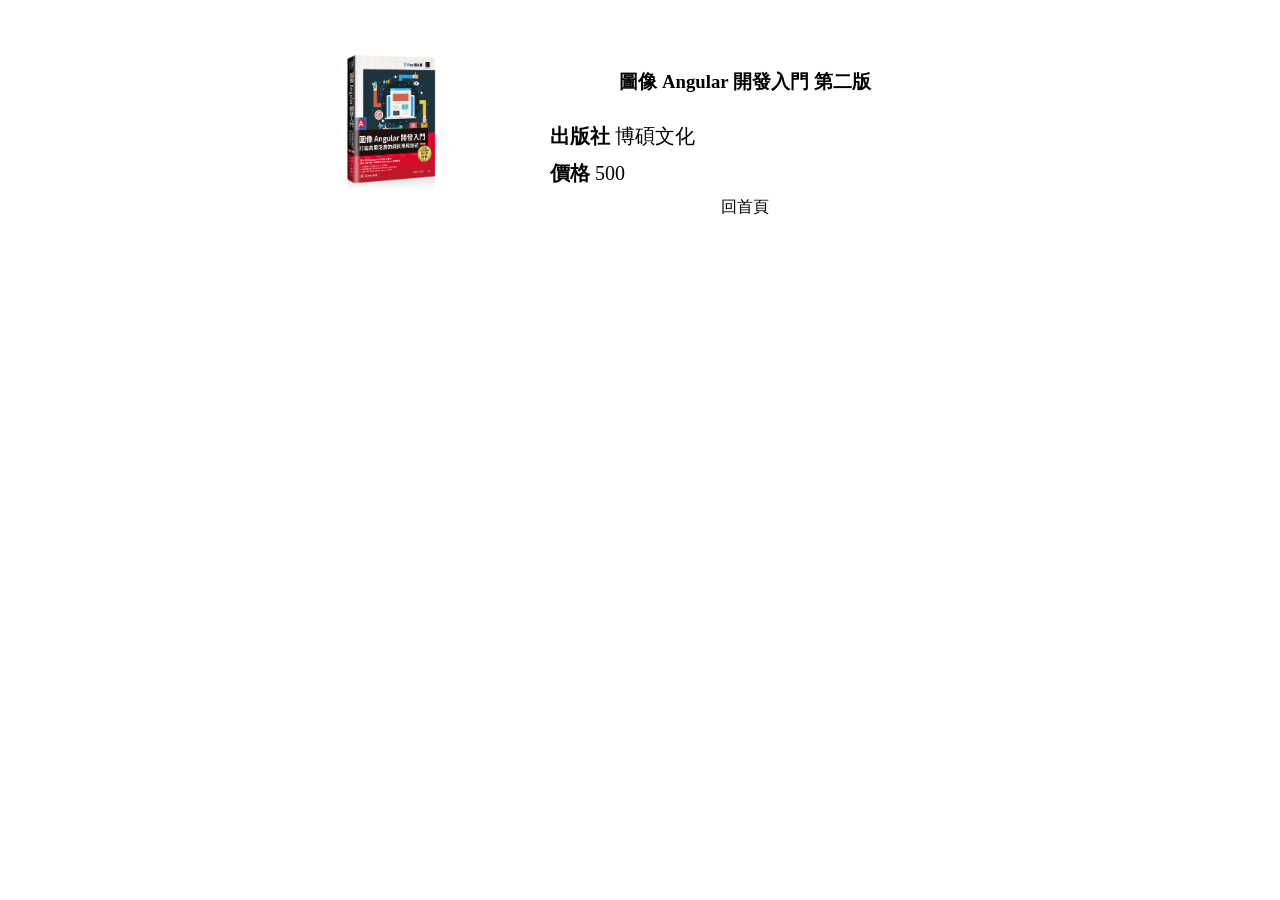
<file: src/angular.html>
<!DOCTYPE html>
<html lang="en">
  <head>
    <meta charset="UTF-8" />
    <meta name="viewport" content="width=device-width, initial-scale=1.0" />
    <title>圖像 Angular 開發入門 第二版</title>
    <link rel="stylesheet" href="angular.css" />
  </head>
  <body>
    <section class="container">
      <img src="./assets/images/angular.jpg" alt="" />
      <h3>圖像 Angular 開發入門 第二版</h3>
      <div class="column">
        <strong>出版社</strong>
        <span>博碩文化</span>
      </div>
      <div class="column">
        <strong>價格</strong>
        <span>500</span>
      </div>
      <div class="toolbar">
        <a href="./index.html">回首頁</a>
      </div>
    </section>
  </body>
</html>
</file>
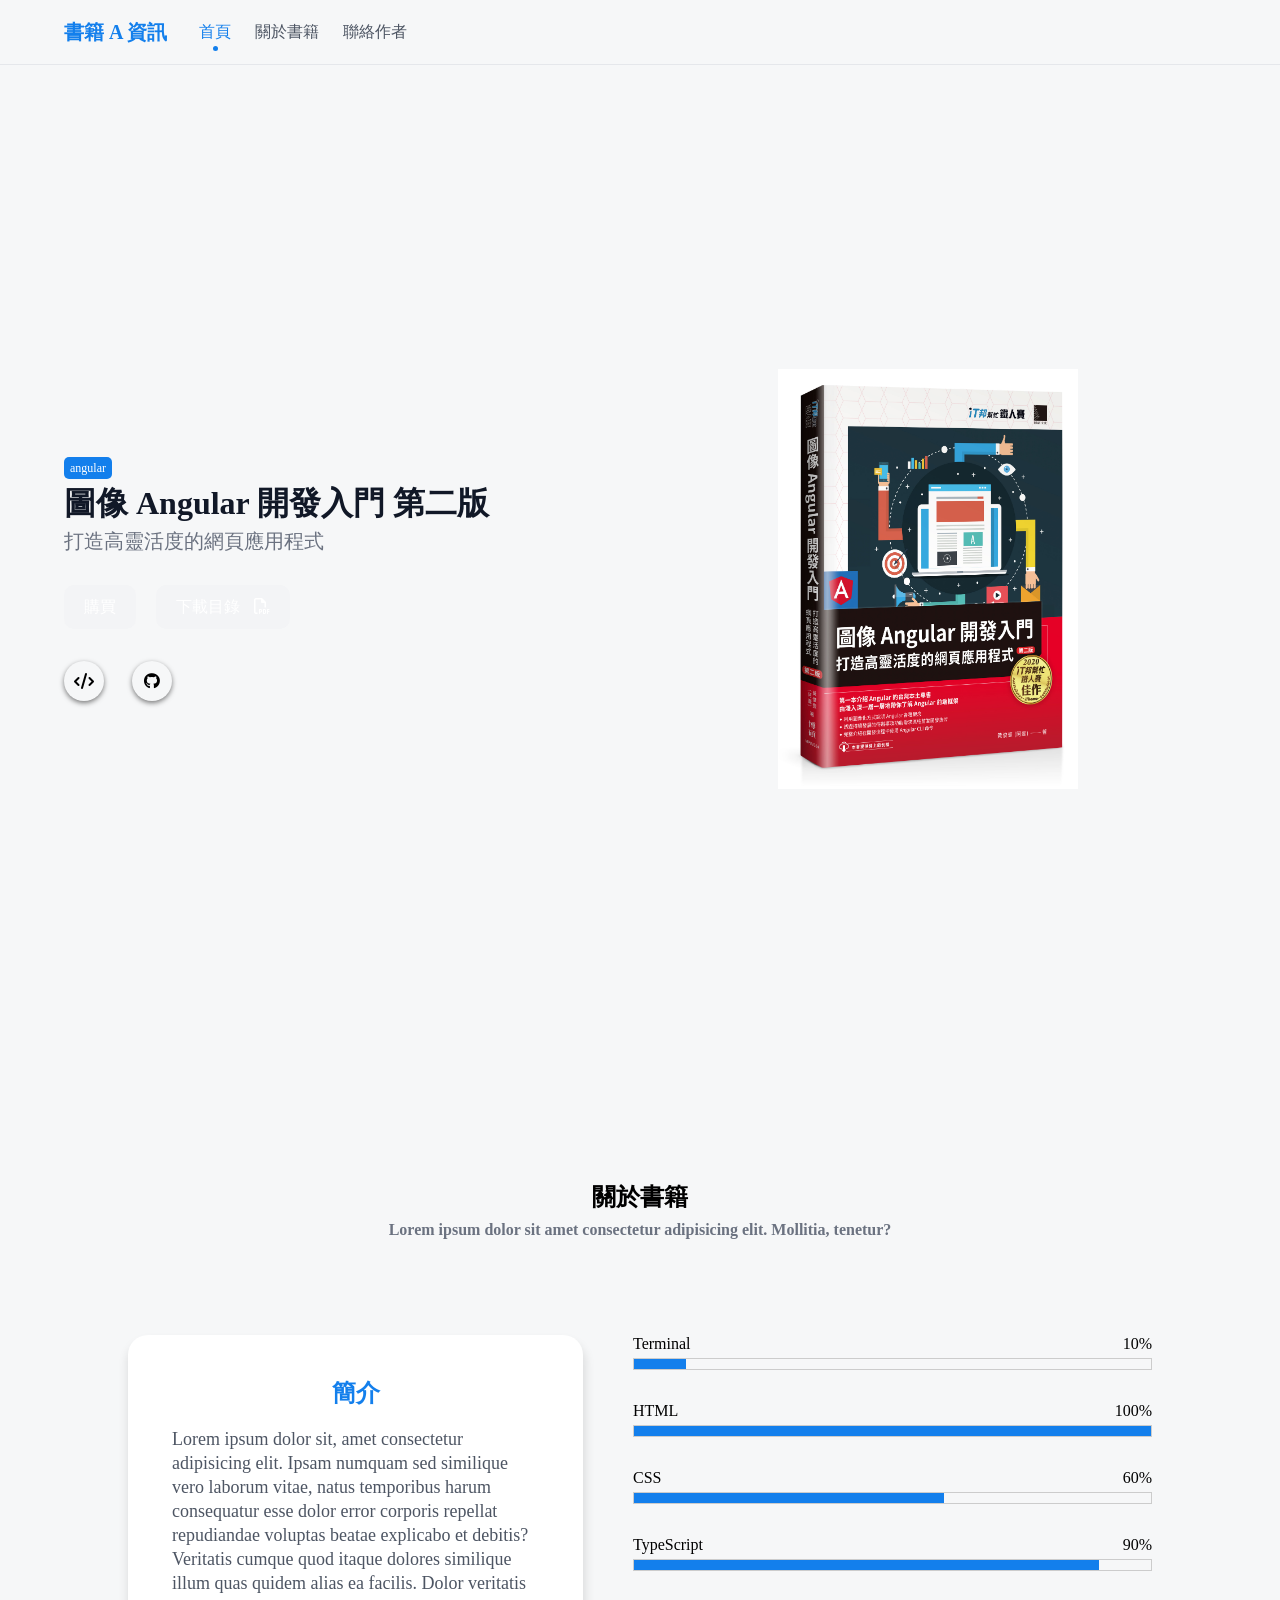
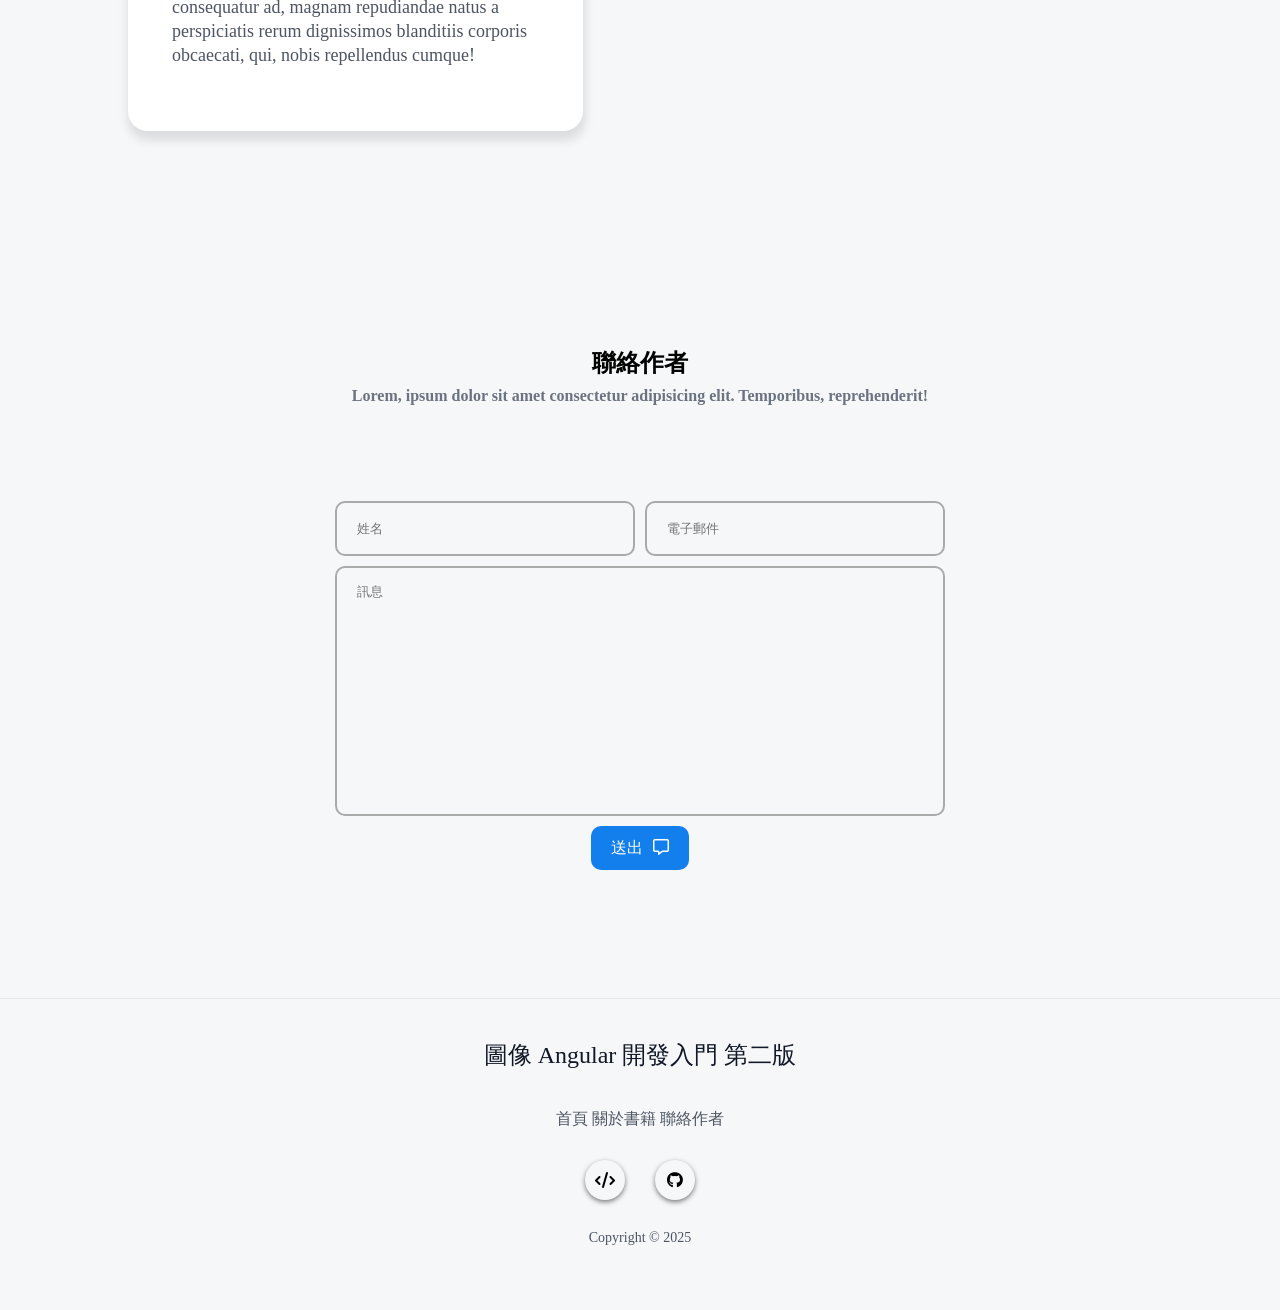
<file: src/book.html>
<!DOCTYPE html>
<html lang="en">
  <head>
    <meta charset="UTF-8" />
    <meta name="viewport" content="width=device-width, initial-scale=1.0" />
    <title>書籍 A 資訊</title>
    <link rel="stylesheet" href="book.min.css" />
    <link rel="stylesheet" href="https://cdnjs.cloudflare.com/ajax/libs/font-awesome/6.6.0/css/all.min.css" />
  </head>
  <body>
    <section>
      <header>
        <div class="container">
          <div>
            <h3>書籍 A 資訊</h3>
            <nav>
              <a href="#home" class="active">首頁</a>
              <a href="#book">關於書籍</a>
              <a href="#contact">聯絡作者</a>
            </nav>
          </div>
        </div>
      </header>
      <main class="wrapper">
        <div id="home" class="home">
          <div class="text">
            <span>angular</span>
            <h3>圖像 Angular 開發入門 第二版</h3>
            <strong>打造高靈活度的網頁應用程式</strong>
            <div class="button">
              <button type="button">購買</button>
              <button type="button">下載目錄 <i class="fa-regular fa-file-pdf"></i></button>
            </div>
            <div class="icons">
              <div class="icons"><i class="fa-solid fa-code"></i></div>
              <div class="icons"><i class="fa-brands fa-github"></i></div>
            </div>
          </div>
          <div class="image">
            <img src="./assets/images/angular.jpg" alt="" srcset="" />
          </div>
        </div>
        <div id="book" class="page">
          <div class="title">
            <h2>關於書籍</h2>
            <strong>Lorem ipsum dolor sit amet consectetur adipisicing elit. Mollitia, tenetur?</strong>
          </div>
          <div class="content">
            <div class="introduce">
              <div class="card">
                <h3>簡介</h3>
                <div>Lorem ipsum dolor sit, amet consectetur adipisicing elit. Ipsam numquam sed similique vero laborum vitae, natus temporibus harum consequatur esse dolor error corporis repellat repudiandae voluptas beatae explicabo et debitis?
                Veritatis cumque quod itaque dolores similique illum quas quidem alias ea facilis. Dolor veritatis consequatur ad, magnam repudiandae natus a perspiciatis rerum dignissimos blanditiis corporis obcaecati, qui, nobis repellendus cumque!
                </div>
              </div>
            </div>
            <div class="skills">
              <div class="item">
                <span class="skill">
                  <span>Terminal</span>
                  <span>10%</span>
                </span>
                <div class="progress">
                  <div class="progress-bar" style="width: 10%"></div>
                </div>
              </div>
              <div class="item">
                <span class="skill">
                  <span>HTML</span>
                  <span>100%</span>
                </span>
                <div class="progress">
                  <div class="progress-bar" style="width: 100%"></div>
                </div>
              </div>
              <div class="item">
                <span class="skill">
                  <span>CSS</span>
                  <span>60%</span>
                </span>
                <div class="progress">
                  <div class="progress-bar" style="width: 60%"></div>
                </div>
              </div>
              <div class="item">
                <span class="skill">
                  <span>TypeScript</span>
                  <span>90%</span>
                </span>
                <div class="progress">
                  <div class="progress-bar" style="width: 90%"></div>
                </div>
              </div>
            </div>  
          </div>
        </div>
        <div id="contact" class="page">
          <div class="title">
            <h2>聯絡作者</h2>
            <strong>Lorem, ipsum dolor sit amet consectetur adipisicing elit. Temporibus, reprehenderit!</strong>
        </div>
        <div class="content">
          <div class="form">
            <input type="text" placeholder="姓名" />
            <input type="email" placeholder="電子郵件" />
            <textarea placeholder="訊息"></textarea>
            <button type="button">送出<i class="fa-regular fa-message"></i></button>
          </div>
        </div>
      </main>
      <footer>
        <h3>圖像 Angular 開發入門 第二版</h3>
        <nav>
          <a href="#home">首頁</a>
          <a href="#book">關於書籍</a>
          <a href="#contact">聯絡作者</a>
        </nav>
        <div class="icons">
          <div class="icons"><i class="fa-solid fa-code"></i></div>
          <div class="icons"><i class="fa-brands fa-github"></i></div>
        </div>
        <div class="copy-right">Copyright &copy; 2025</div>     
      </footer>
    </section>
    <script src="./main.js"></script>
  </body>
</html>
</file>
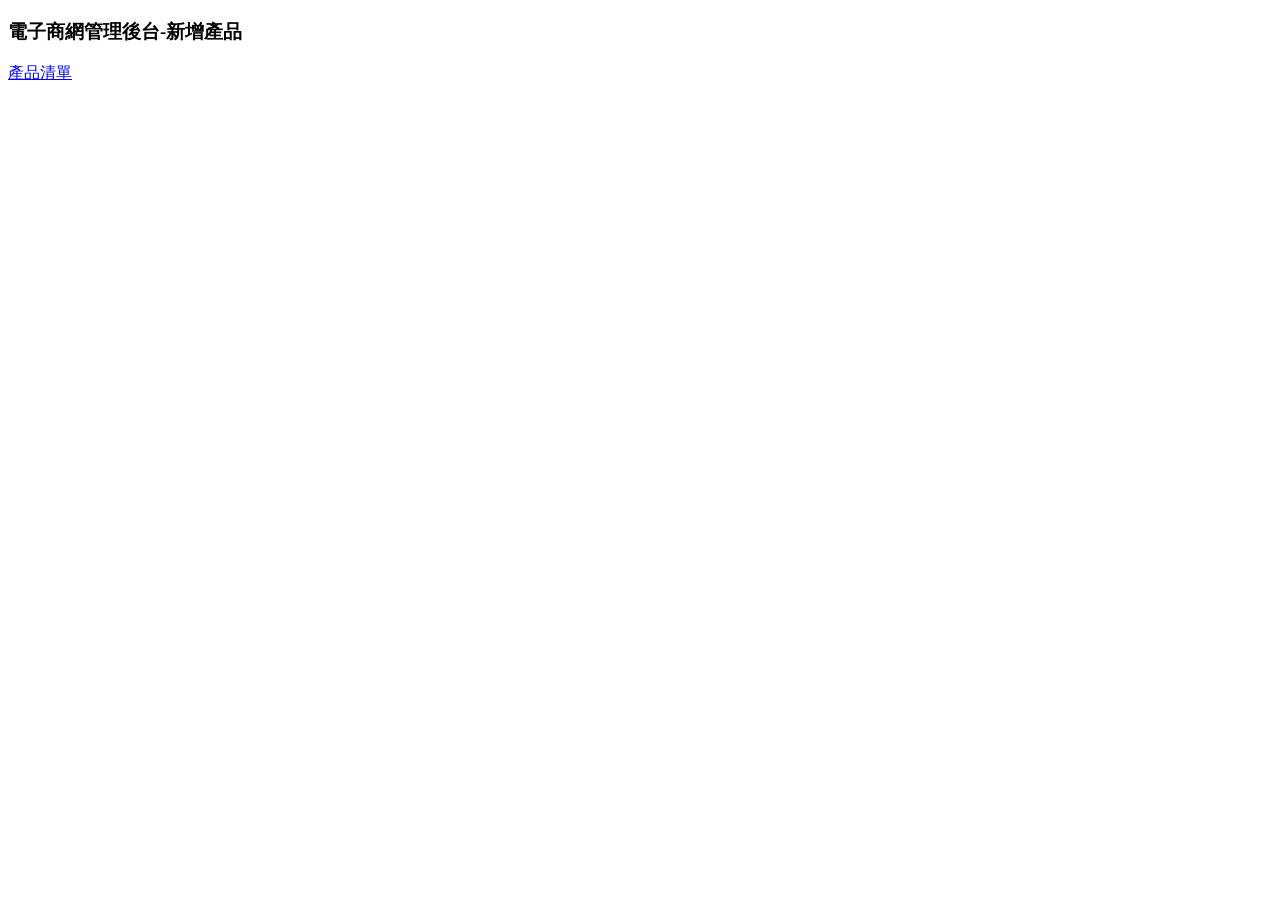
<file: src/form.html>
<!DOCTYPE html>
<html lang="en">
  <head>
    <meta charset="UTF-8" />
    <meta name="viewport" content="width=device-width, initial-scale=1.0" />
    <title>電子商網管理後台</title>
  </head>
  <body>
    <header>
      <h3>電子商網管理後台-新增產品</h3>
    </header>
    <nav>
      <a href="./index.html">產品清單</a>
    </nav>
  </body>
</html>
</file>
<file: src/angular.css>
section.container {
  width: 600px;
  margin: 0px auto;
  margin-top: 50px;
  display: grid;
  grid-template-columns: 200px 1fr;
  gap: 10px;
}

img {
  width: 100px;
  grid-row: 1 / 5;
}

h3,
div.toolbar {
  text-align: center;
  align-items: center;
}

div.column {
  font-size: 20px;
  align-self: center;
}

a,
a:active,
a:hover,
a:focus {
  text-decoration: none;
  color: black;
}
</file>
<file: src/book.min.css>
:root{--primary-color: #137fec;--second-color: #aa8e12;--background-color: #f6f7f8;--header-color: #111827;--text-color: #4d5563;--border-color: #e5e7eb;--gray-color-100: #f3f4f6;--gray-color-500: #6b7280;--white-color: #fff}:root{--search-bar-display: flex;--book-min-width: 256px;--container-padding-left: 2rem;--container-padding-right: 2rem;--header-heading-font-size: 1.25rem;--nav-gap: 1.5rem;--nav-display: flex;--home-heading-font-size: 2rem;--home-image-width: 300px;--home-flex-justify-content: space-between;--home-width: 50%;--about-flex-justify-content: space-between;--introduce-width: 50%;--introduce-card-margin-left: 4rem;--skills-margin-right: 4rem;--skills-width: 50%;--content-margin-bottom: 4rem;--contact-form-grid-column: repeat(2, 300px);--contact-form-grid-rows: 55px 250px auto;--contact-textarea-grid-column: 1 / 3;--contact-button-grid-row: 1 / -1}@media screen and (max-width: 1024px){:root{--home-heading-font-size: 1.5rem;--home-image-width: 250px;--about-flex-direction: column;--about-flex-justify-content: center;--about-align-items: center;--introduce-width: 65%;--introduce-card-margin-left: 0rem;--skills-margin-right: 0rem;--skills-width: 65%;--contact-form-grid-columns: repeat(2, 250px)}}@media screen and (max-width: 640px){:root{--container-padding-left: 1.5rem;--container-padding-right: 1.5rem;--header-heading-font-size: 1rem;--nav-gap: 1rem;--home-flex-direction: column-reverse;--home-flex-justify-content: center;--home-text-align-items: center;--home-width: 100%;--home-gap: 1.5rem;--introduce-width: 90%;--skills-width: 90%;--content-margin-bottom: 0px;--contact-form-grid-column: 80vw;--contact-form-grid-rows: 55px 55px 250px auto;--contact-textarea-grid-column: auto;--contact-button-grid-row: auto}}header{border-bottom:solid 1px var(--border-color);background-color:var(--background-color);position:sticky;top:0;z-index:50}header div.container>div{gap:2rem}header h3{font-size:var(--header-heading-font-size);font-weight:700;line-height:1.75rem;margin:0px;color:var(--primary-color)}header nav{display:var(--nav-display);gap:var(--nav-gap)}header nav .active{position:relative;color:var(--primary-color)}header nav .active::after{content:"";width:5px;height:5px;background-color:var(--primary-color);border-radius:50%;position:absolute;left:calc(50% - 2.5px);bottom:-8px}section{width:100%}section div.container{max-width:90vw;margin:0px auto;padding-left:var(--container-padding-left);padding-right:var(--container-padding-right)}section div.container>div{width:100%;height:4rem;display:flex;align-items:center}section main.wrapper{max-width:90vw;margin:0 auto;padding-left:var(--container-padding-left);padding-right:var(--container-padding-right)}section main.wrapper>div{padding-block:4rem}section main.wrapper>div.home{height:100vh}section main.wrapper>div.page div.title{margin-top:1.5rem;margin-bottom:6rem;text-align:center}section main.wrapper>div.page div.title h2{margin:0;margin-bottom:.5rem}section main.wrapper>div.page div.title strong{color:var(--gray-color-500)}a{color:var(--text-color);text-decoration:inherit}a:hover{color:var(--primary-color)}footer{border-top:1px solid var(--border-color);padding-block:2rem 4rem;display:flex;flex-direction:column;justify-content:center;align-items:center;gap:30px}footer h3{margin:0;font-size:1.5rem;font-weight:500;line-height:3rem;color:var(--header-color)}footer nav{display:var(--nar-display);justify-content:center;gap:1.5rem}footer div.icons{display:flex;justify-content:center;gap:30px}footer div.icons .icons{display:flex;justify-content:center;align-items:center;width:40px;height:40px;border-radius:50%;box-shadow:0px 2px 5px 0px rgba(0,0,0,.5);cursor:pointer}footer div.copy-right{font-size:.875rem;font-weight:400;line-height:1rem;color:var(--text-color)}div.home{display:flex;flex-direction:var(--home-flex-direction);justify-content:var(--home-flex-justify-content);gap:var(--home-gap)}div.home>div{width:var(--home-width)}div.home>div.text{display:flex;flex-direction:column;justify-content:center;align-items:var(--home-text-align-items)}div.home>div.text>span{align-self:var(--home-text-align-items, flex-start);background-color:var(--primary-color);color:var(--white-color);padding:3px 6px;font-size:.75rem;font-weight:400;line-height:1rem;border-radius:5px}div.home>div.text h3{margin:0;font-size:var(--home-heading-font-size);font-weight:700;line-height:3rem;color:var(--header-color)}div.home>div.text strong{font-size:1.25rem;font-weight:400;line-height:1.75rem;margin-bottom:30px;color:var(--gray-color-500)}div.home>div.text div.button{display:flex;gap:1.25rem}div.home>div.text div.button button{font-size:1rem;font-weight:500;line-height:1.25rem;padding:.75rem 1.25rem;background-color:var(--gray-color-100);border:none;border-radius:10px;cursor:pointer}div.home>div.text div.button button:hover{background-color:var(--second-color);color:var(--white-color)}div.home>div.text div.button button>i{margin-left:10px}div.home>div.text div.icons{margin-top:1rem;display:flex;gap:1.75rem}div.home>div.text div.icons .icons{display:flex;justify-content:center;align-items:center;width:40px;height:40px;border-radius:50%;box-shadow:0px 2px 5px 0px rgba(0,0,0,.5);cursor:pointer}div.home>div.image{display:flex;justify-content:center;align-items:center}div.home>div.image img{width:var(--home-image-width)}div.content{display:flex;flex-direction:var(--about-flex-direction);justify-content:var(--about-flex-justify-content);align-items:var(--about-align-items);gap:50px}div.introduce{width:var(--introduce-width)}div.introduce div.card{display:flex;flex-direction:column;justify-content:center;align-items:center;margin-left:var(--introduce-card-margin-left);padding:1.5rem 1.25rem 4rem;background-color:var(--white-color);border-radius:20px;box-shadow:1px 8px 10px 2px rgba(0,0,0,.1)}div.introduce div.card h3{margin-bottom:1.5rem;font-size:1.5rem;font-weight:600;line-height:1.25rem;color:var(--primary-color)}div.introduce div.card>div{padding-inline:1.5rem;font-size:1.125rem;font-weight:400;line-height:1.5rem;color:var(--text-color)}div.skills{margin-right:var(--skills-margin-right);width:var(--skills-width);display:flex;flex-direction:column;gap:2rem}div.skills .item{display:flex;flex-direction:column;gap:5px}div.skills .item .skill{display:flex;justify-content:space-between;align-items:center}div.skills .item .progress{height:10px;border:solid 1px #ccc}div.skills .item .progress .progress-bar{height:10px;background-color:var(--primary-color)}div.content{display:flex;justify-content:center;margin-bottom:var(--content-margin-bottom)}div.form{display:grid;grid-template-columns:var(--contact-form-grid-column);grid-template-rows:var(--contact-form-grid-rows);gap:10px}div input,div textarea{background:rgba(0,0,0,0);border:solid 2px #aaa;border-radius:10px;padding:15px 20px}div textarea{grid-column:var(--contact-textarea-grid-column);resize:none}div button{justify-self:center;grid-column:var(--contact-button-grid-row);font-size:1rem;font-weight:500;line-height:1.25rem;padding:.75rem 1.25rem;border:none;border-radius:10px;background-color:var(--primary-color);color:var(--white-color)}div button i{margin-left:10px}html,body{margin:0;padding:0}html{scroll-behavior:smooth}body{background-color:var(--background-color)}/*# sourceMappingURL=book.min.css.map */
</file>
